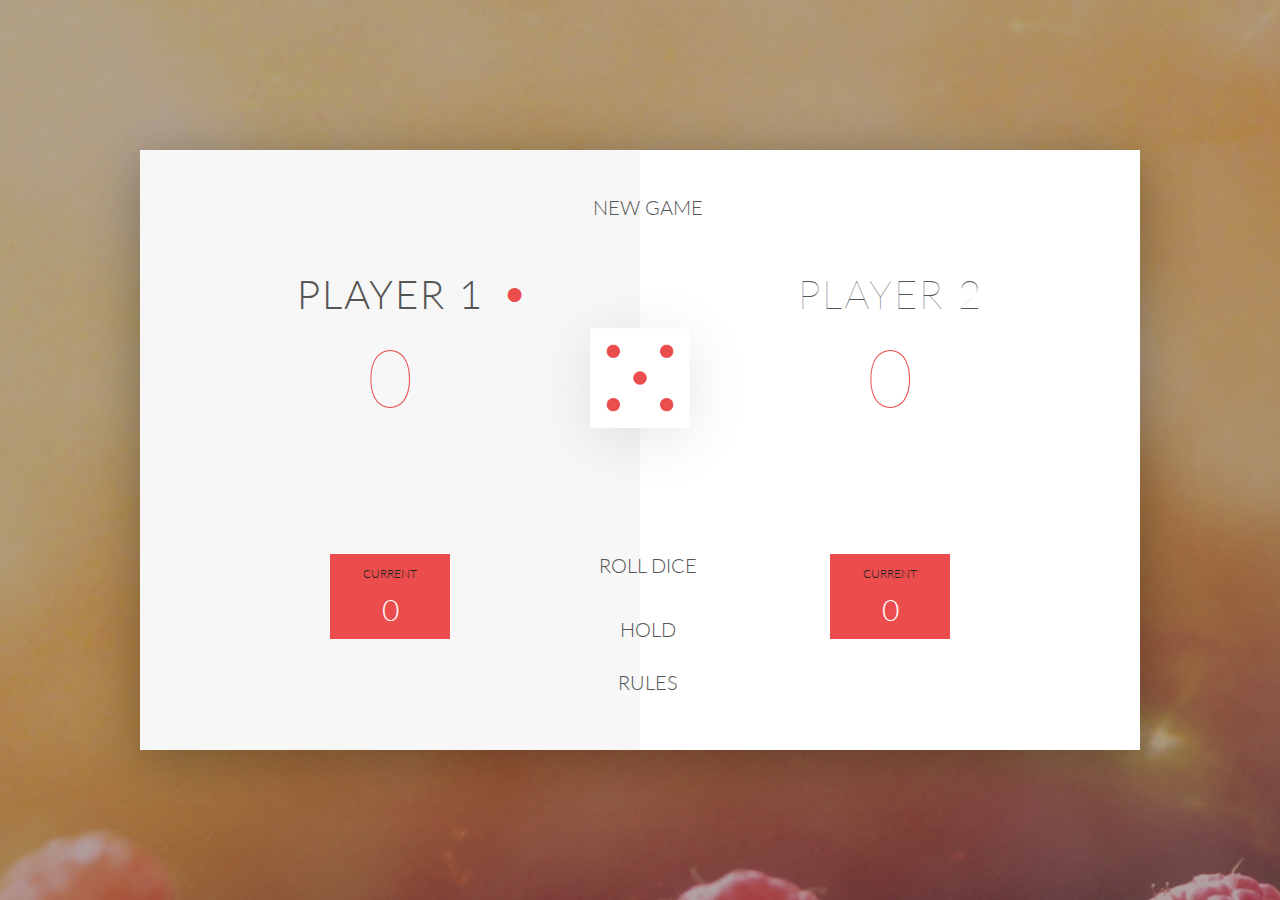
<file: index.html>
<!DOCTYPE html>
<html lang="en">
    <head>
        <meta charset="UTF-8">
        <link href="https://fonts.googleapis.com/css?family=Lato:100,300,600" rel="stylesheet" type="text/css">
        <link href="http://code.ionicframework.com/ionicons/2.0.1/css/ionicons.min.css" rel="stylesheet" type="text/css">
        <link type="text/css" rel="stylesheet" href="style.css">
        
        <title>Pig Game</title>
    </head>

    <body>
        <div class="wrapper clearfix">
            <div class="player-0-panel active">
                <div class="player-name" id="name-0">Player 1</div>
                <div class="player-score" id="score-0">0</div>
                <div class="player-current-box">
                    <div class="player-current-label">Current</div>
                    <div class="player-current-score" id="current-0">0</div>
                </div>
            </div>
            
            <div class="player-1-panel">
                <div class="player-name" id="name-1">Player 2</div>
                <div class="player-score" id="score-1">0</div>
                <div class="player-current-box">
                    <div class="player-current-label">Current</div>
                    <div class="player-current-score" id="current-1">0</div>
                </div>
            </div>
            
            <button class="btn-new"><i class="ion-ios-plus-outline"></i>New game</button>
            <button class="btn-roll"><i class="ion-ios-loop"></i>Roll dice</button>
            <button class="btn-hold"><i class="ion-ios-download-outline"></i>Hold</button>
            <button class="btn-rules"><i class="ion-android-add-circle"></i>Rules</button>
            
            <img src="dice-5.png" alt="Dice" class="dice">
        </div>
        
       <script src="app.js"></script>
    </body>
</html>
</file>
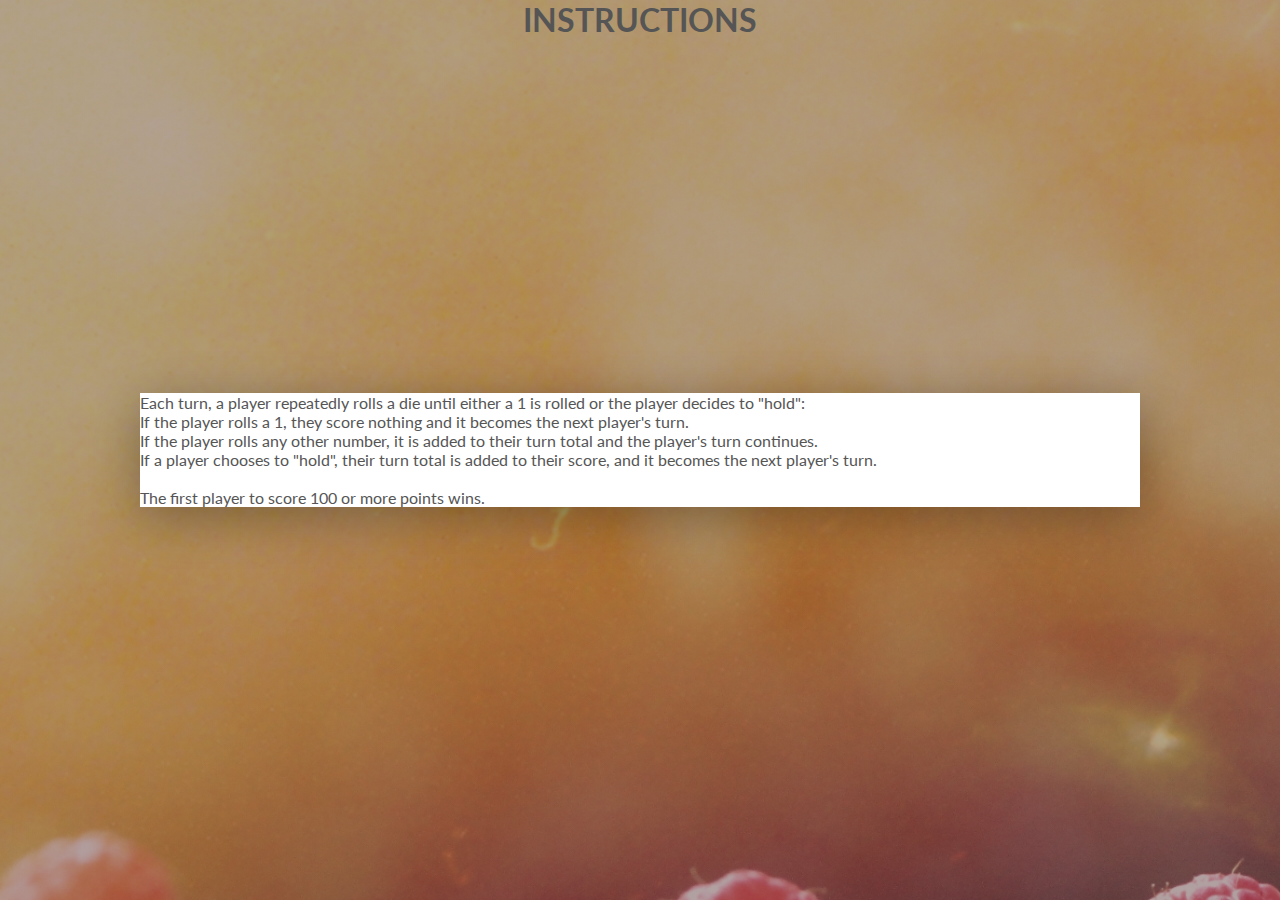
<file: Rules.html>
<!DOCTYPE html>
<html lang="en">
    <head>
        <meta charset="UTF-8">
        <link href="https://fonts.googleapis.com/css?family=Lato:100,300,600" rel="stylesheet" type="text/css">
        <link href="http://code.ionicframework.com/ionicons/2.0.1/css/ionicons.min.css" rel="stylesheet" type="text/css">
        <link type="text/css" rel="stylesheet" href="style.css">
        <title>RULES</title>
    </head>

    <body>
        <div class="heading"><h1><header align="center">INSTRUCTIONS</header></h1></div>
        <div class="wrapper clearfix">
            <p><b> Each turn, a player repeatedly rolls a die until either a 1 is rolled or the player decides to "hold":<br>

                <li> If the player rolls a 1, they score nothing and it becomes the next player's turn.</li>
                <li> If the player rolls any other number, it is added to their turn total and the player's turn continues.</li>
                <li> If a player chooses to "hold", their turn total is added to their score, and it becomes the next player's turn.</li>
                <br>The first player to score 100 or more points wins.</b></p>
        </div>
    </body>
</html>
</file>
<file: style.css>
/**********************************************
*** GENERAL


Each turn, a player repeatedly rolls a die until either a 1 is rolled or the player decides to "hold":

If the player rolls a 1, they score nothing and it becomes the next player's turn.
If the player rolls any other number, it is added to their turn total and the player's turn continues.
If a player chooses to "hold", their turn total is added to their score, and it becomes the next player's turn.
The first player to score 100 or more points wins.




**********************************************/

* {
    margin: 0;
    padding: 0;
    box-sizing: border-box;
    
}

.clearfix::after {
    content: "";
    display: table;
    clear: both;
}

body {
    background-image: linear-gradient(rgba(62, 20, 20, 0.4), rgba(62, 20, 20, 0.4)), url(back.jpg);
    background-size: cover;
    background-position: center;
    font-family: Lato;
    font-weight: 300;
    position: relative;
    height: 100vh;
    color: #555;
}

.wrapper {
    width: 1000px;
    position: absolute;
    top: 50%;
    left: 50%;
    transform: translate(-50%, -50%);
    background-color: #fff;
    box-shadow: 0px 10px 50px rgba(0, 0, 0, 0.3);
    overflow: hidden;
}

.player-0-panel,
.player-1-panel {
    width: 50%;
    float: left;
    height: 600px;
    padding: 100px;
}



/**********************************************
*** PLAYERS
**********************************************/

.player-name {
    font-size: 40px;
    text-align: center;
    text-transform: uppercase;
    letter-spacing: 2px;
    font-weight: 100;
    margin-top: 20px;
    margin-bottom: 10px;
    position: relative;
}

.player-score {
    text-align: center;
    font-size: 80px;
    font-weight: 100;
    color: #EB4D4D;
    margin-bottom: 130px;
}

.active { background-color: #f7f7f7; }
.active .player-name { font-weight: 300; }

.active .player-name::after {
    content: "\2022";
    font-size: 47px;
    position: absolute;
    color: #EB4D4D;
    top: -7px;
    right: 10px;
    
}

.player-current-box {
    background-color: #EB4D4D;
    color: #fff;
    width: 40%;
    margin: 0 auto;
    padding: 12px;
    text-align: center;
}

.player-current-label {
    text-transform: uppercase;
    margin-bottom: 10px;
    font-size: 12px;
    color: #222;
}

.player-current-score {
    font-size: 30px;
}

button {
    position: absolute;
    width: 200px;
    left: 50%;
    transform: translateX(-50%);
    color: #555;
    background: none;
    border: none;
    font-family: Lato;
    font-size: 20px;
    text-transform: uppercase;
    cursor: pointer;
    font-weight: 300;
    transition: background-color 0.3s, color 0.3s;
}

button:hover { font-weight: 600; }
button:hover i { margin-right: 20px; }

button:focus {
    outline: none;
}

i {
    color: #EB4D4D;
    display: inline-block;
    margin-right: 15px;
    font-size: 32px;
    line-height: 1;
    vertical-align: text-top;
    margin-top: -4px;
    transition: margin 0.3s;
}

.btn-new { top: 45px;}
.btn-roll { top: 403px;}
.btn-hold { top: 467px;}
.btn-rules {top: 520px;
            }

.dice {
    position: absolute;
    left: 50%;
    top: 178px;
    transform: translateX(-50%);
    height: 100px;
    box-shadow: 0px 10px 60px rgba(0, 0, 0, 0.10);
}

.winner { background-color: #f7f7f7; }
.winner .player-name { font-weight: 300; color: #EB4D4D; }
</file>
